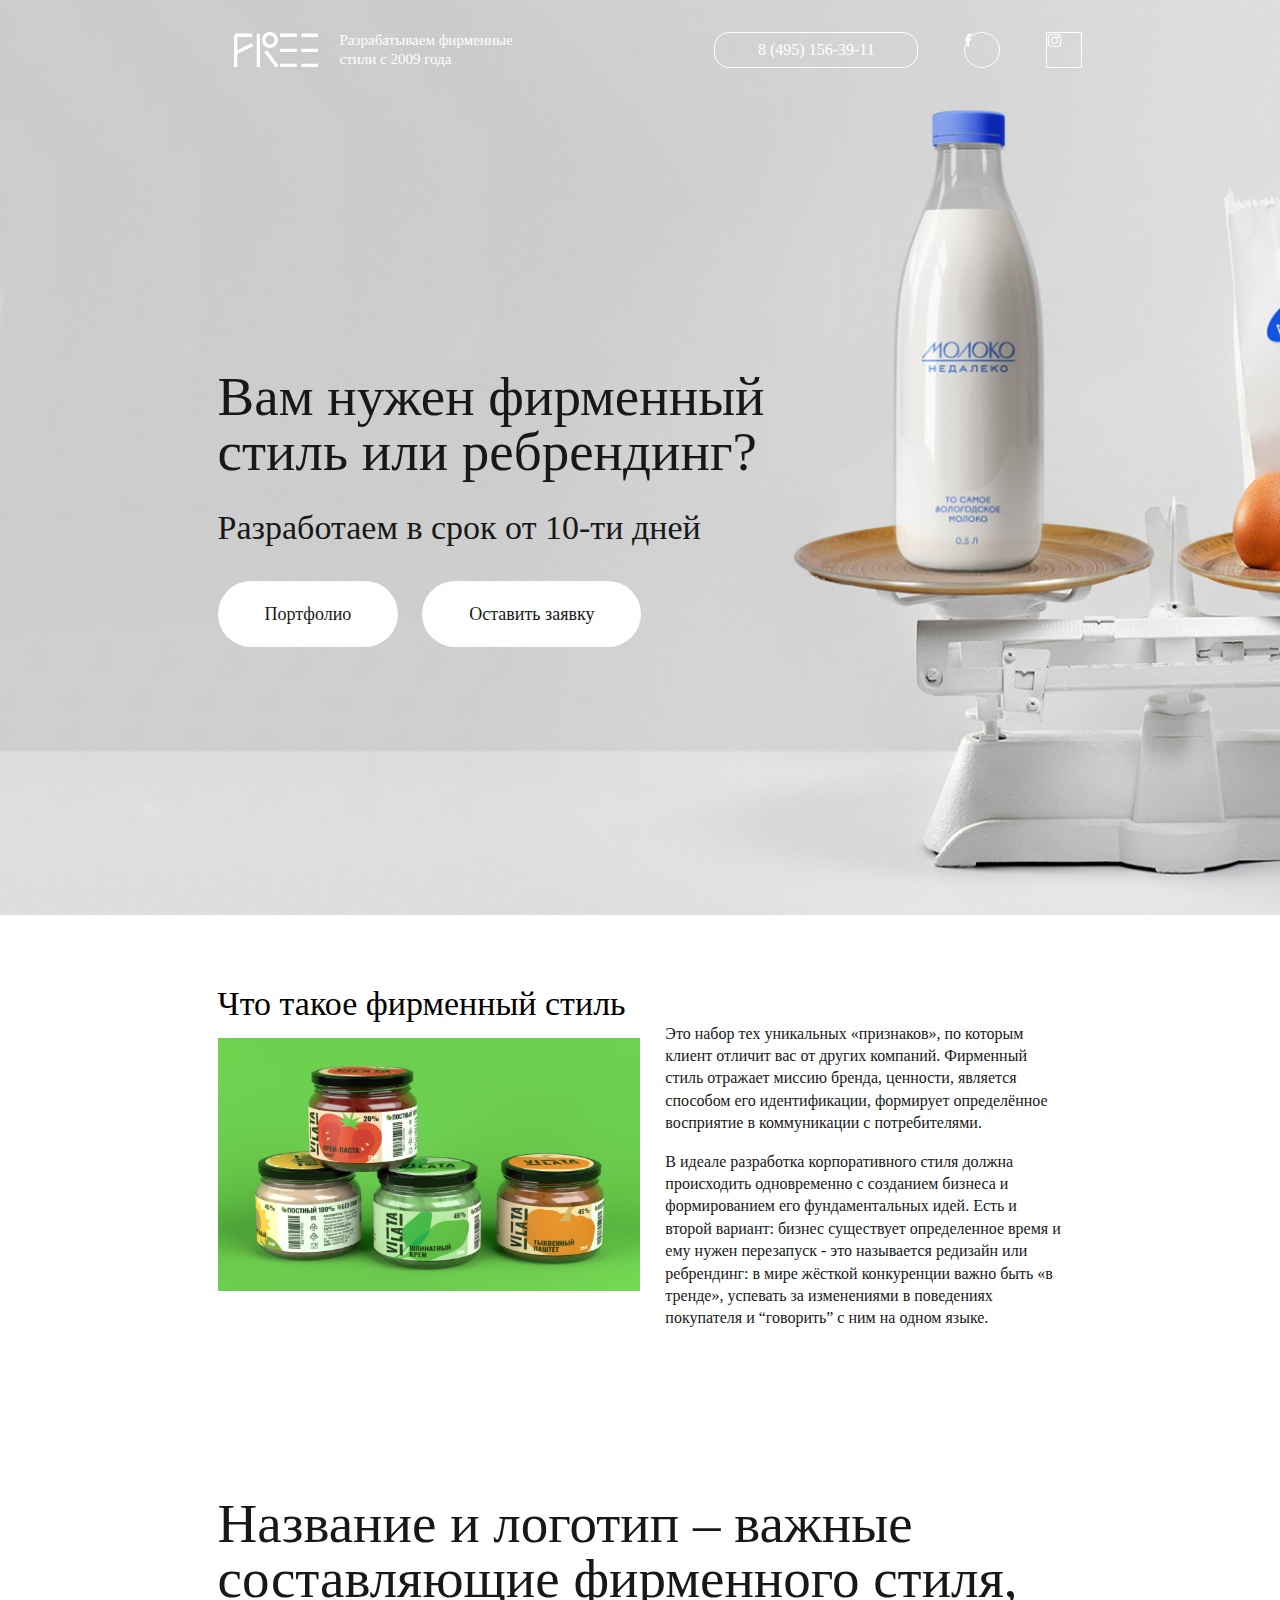
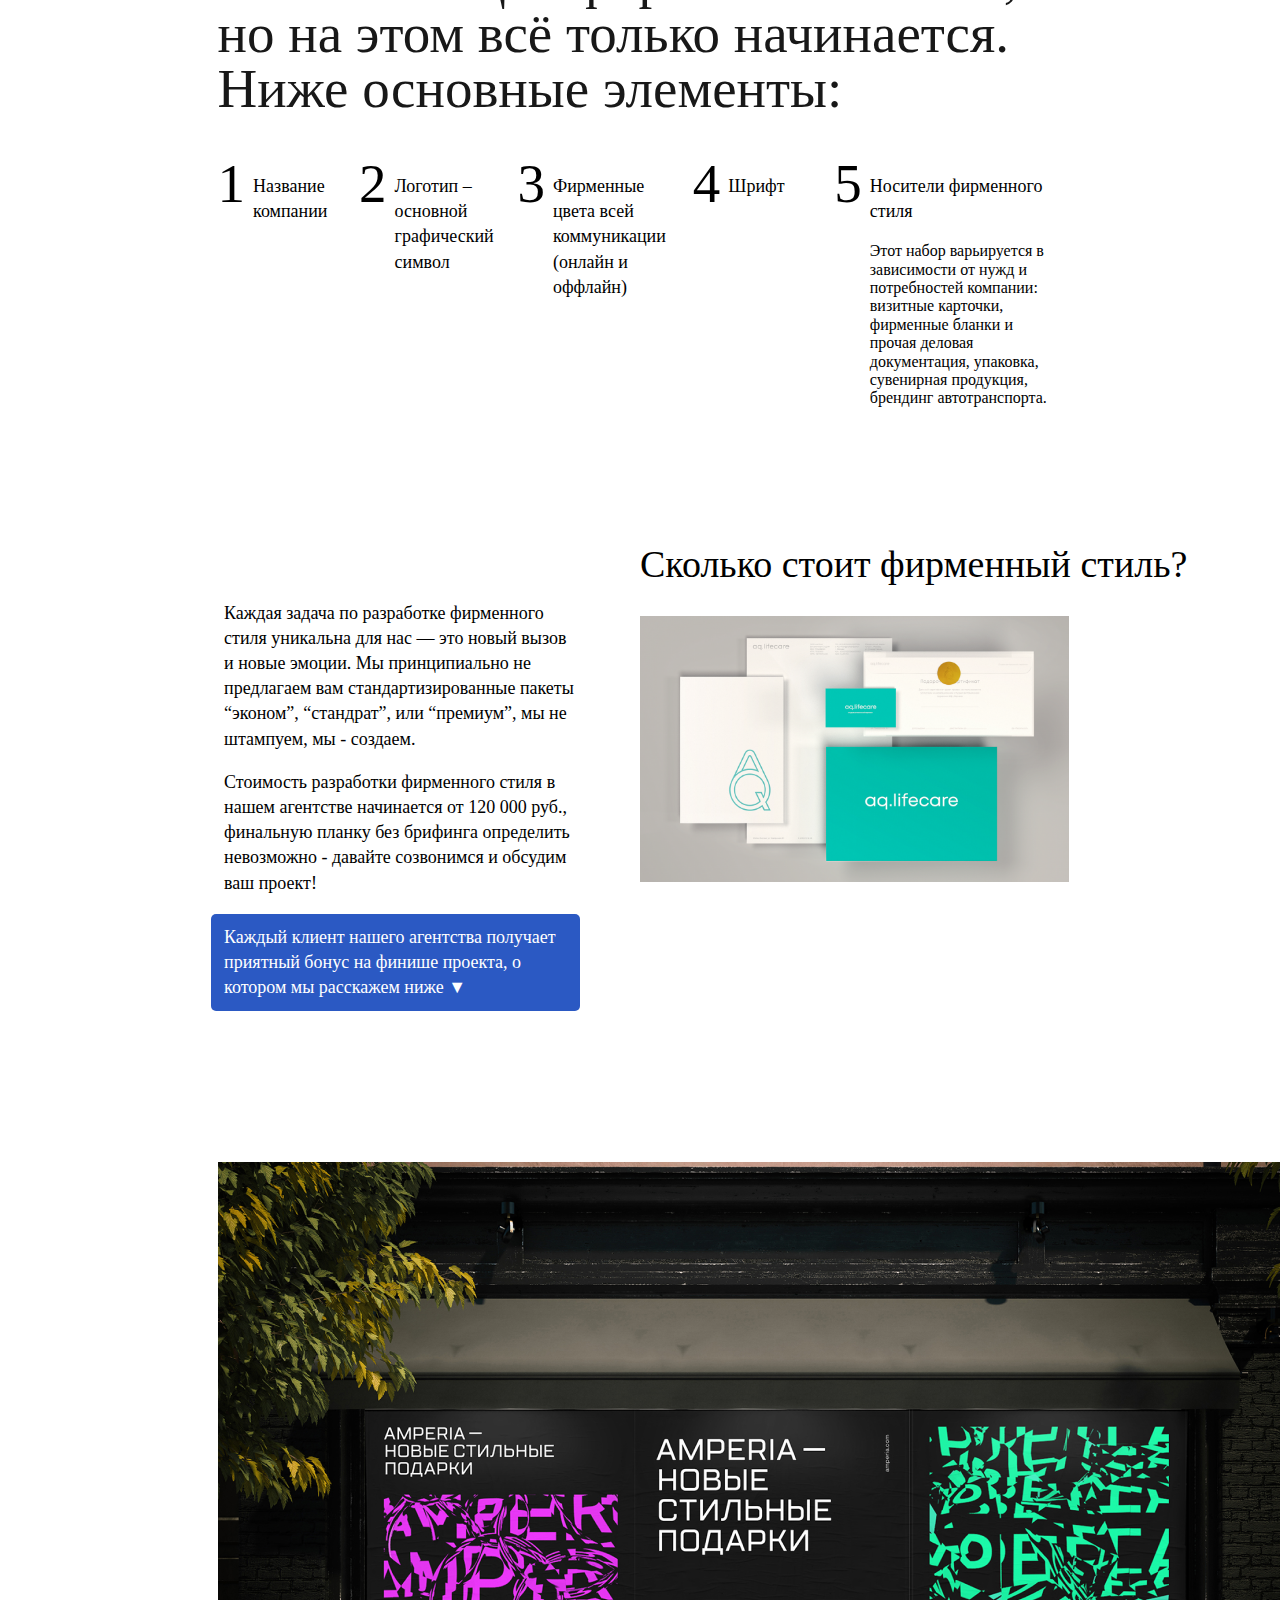
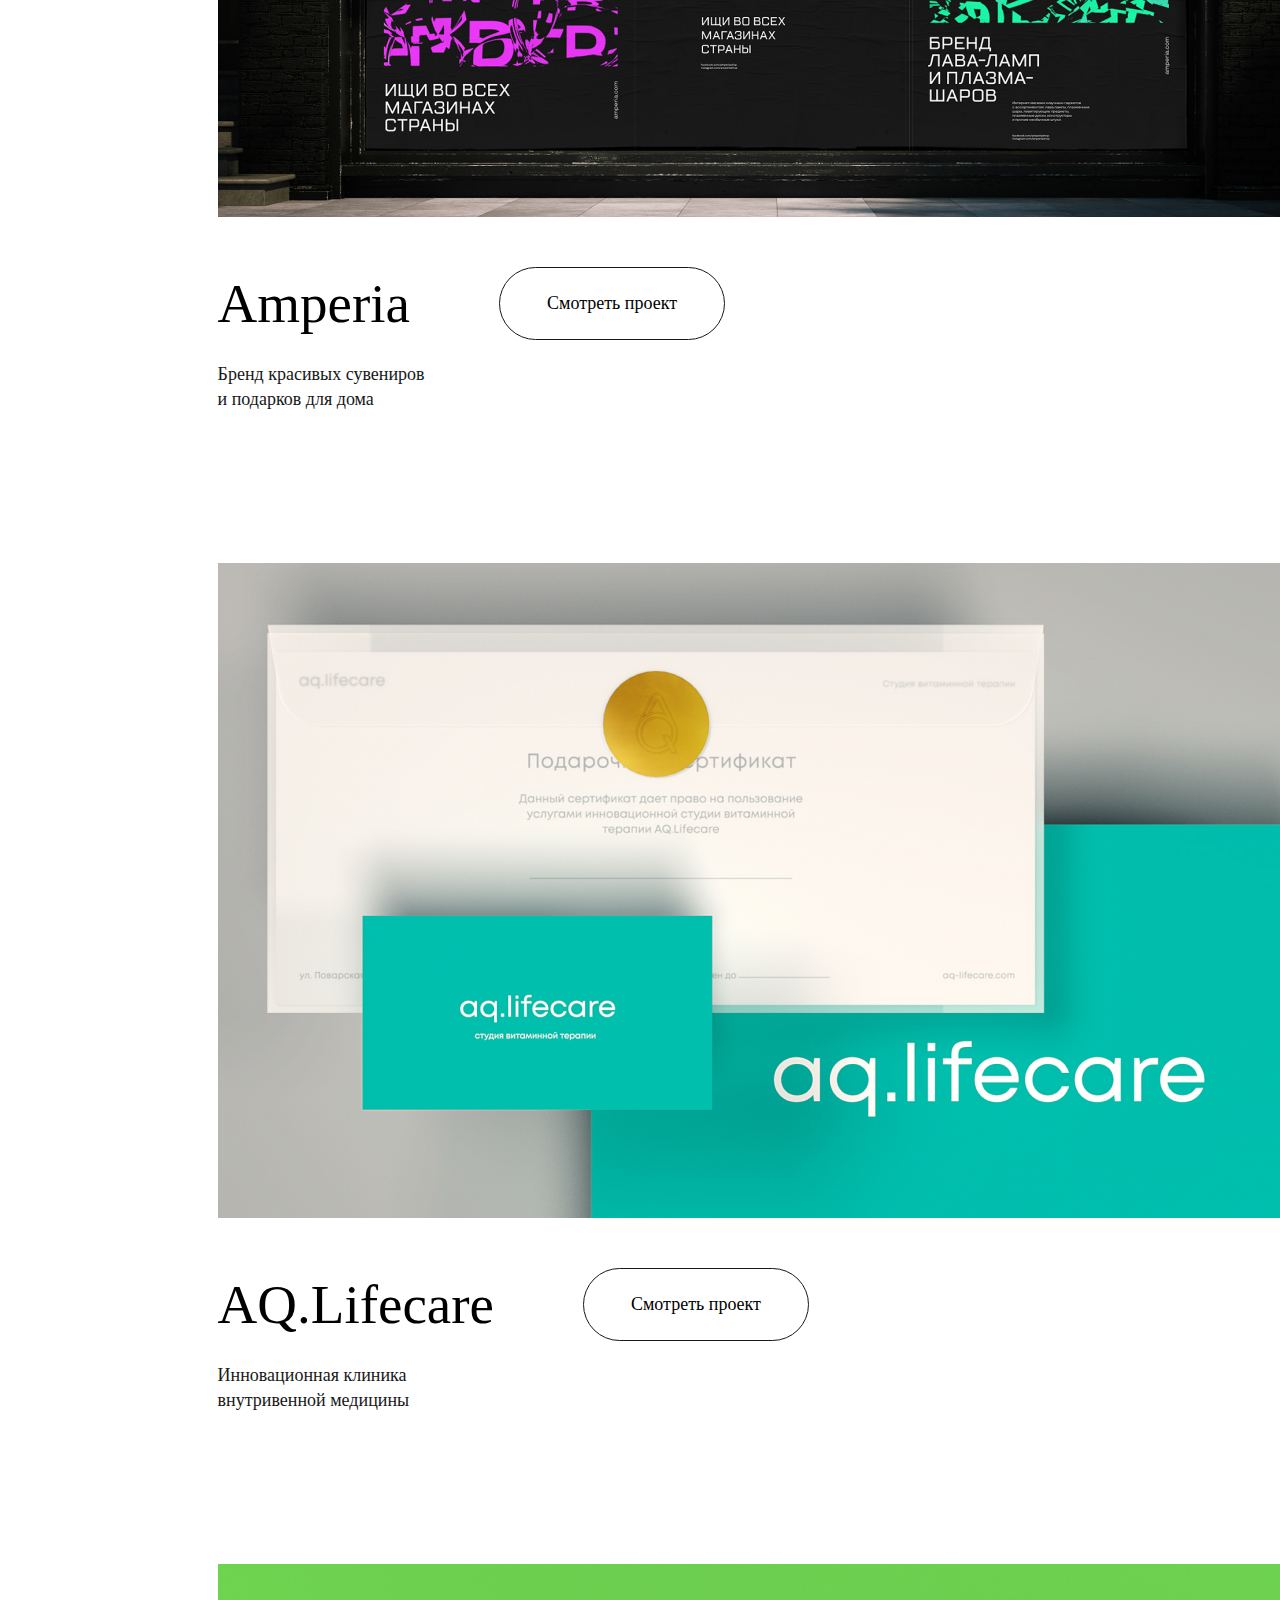
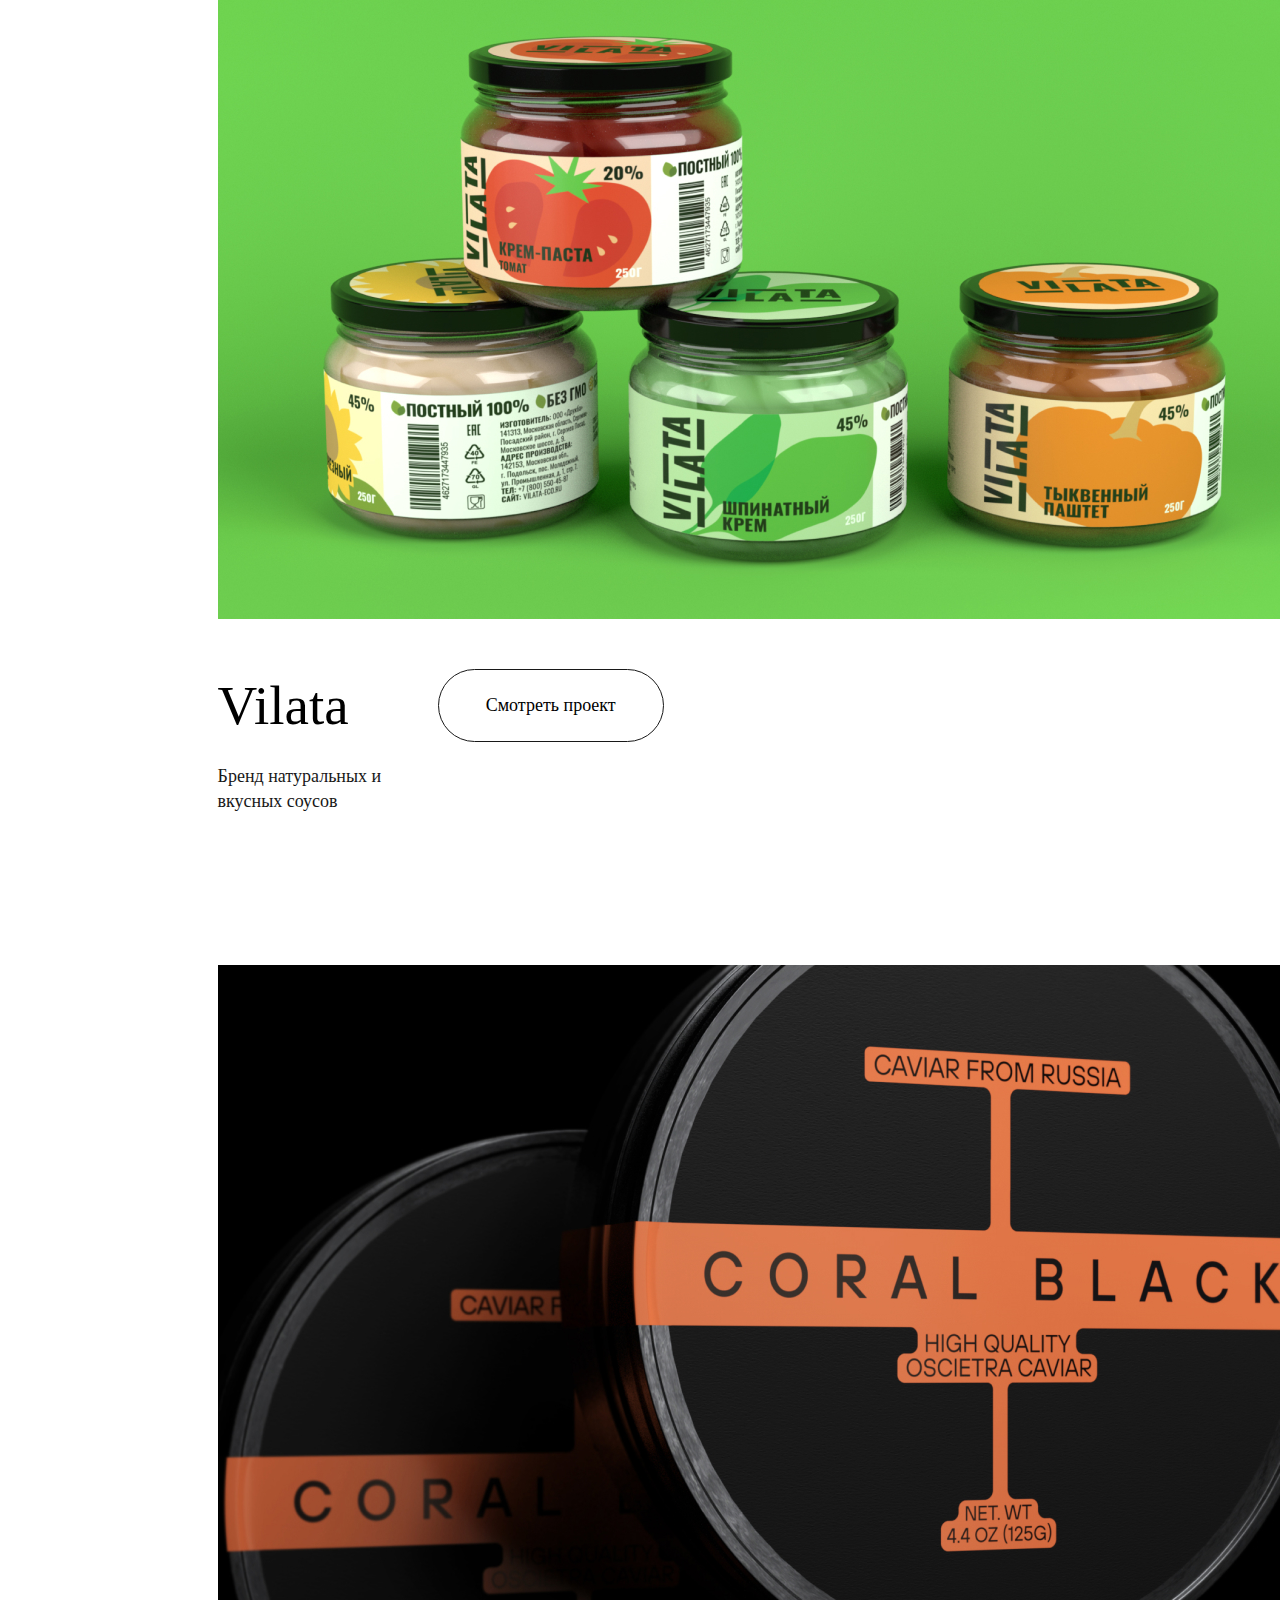
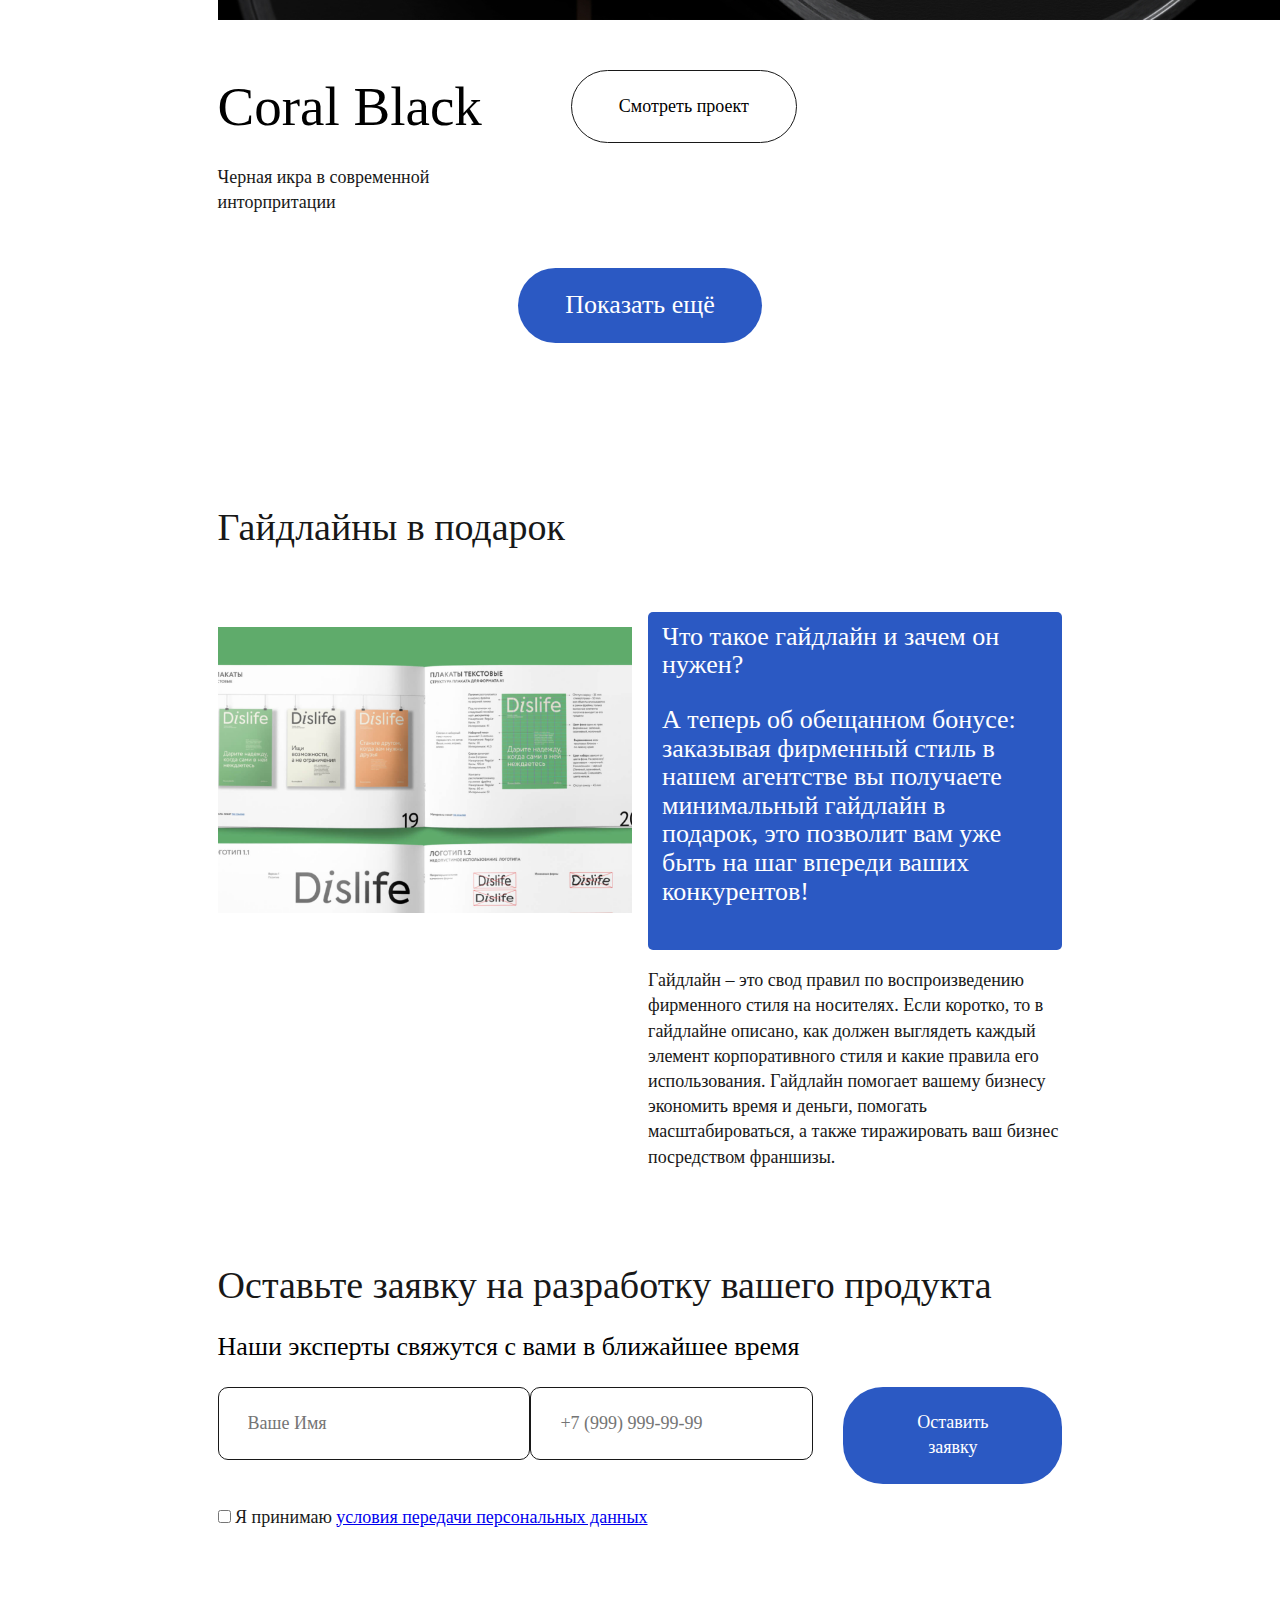
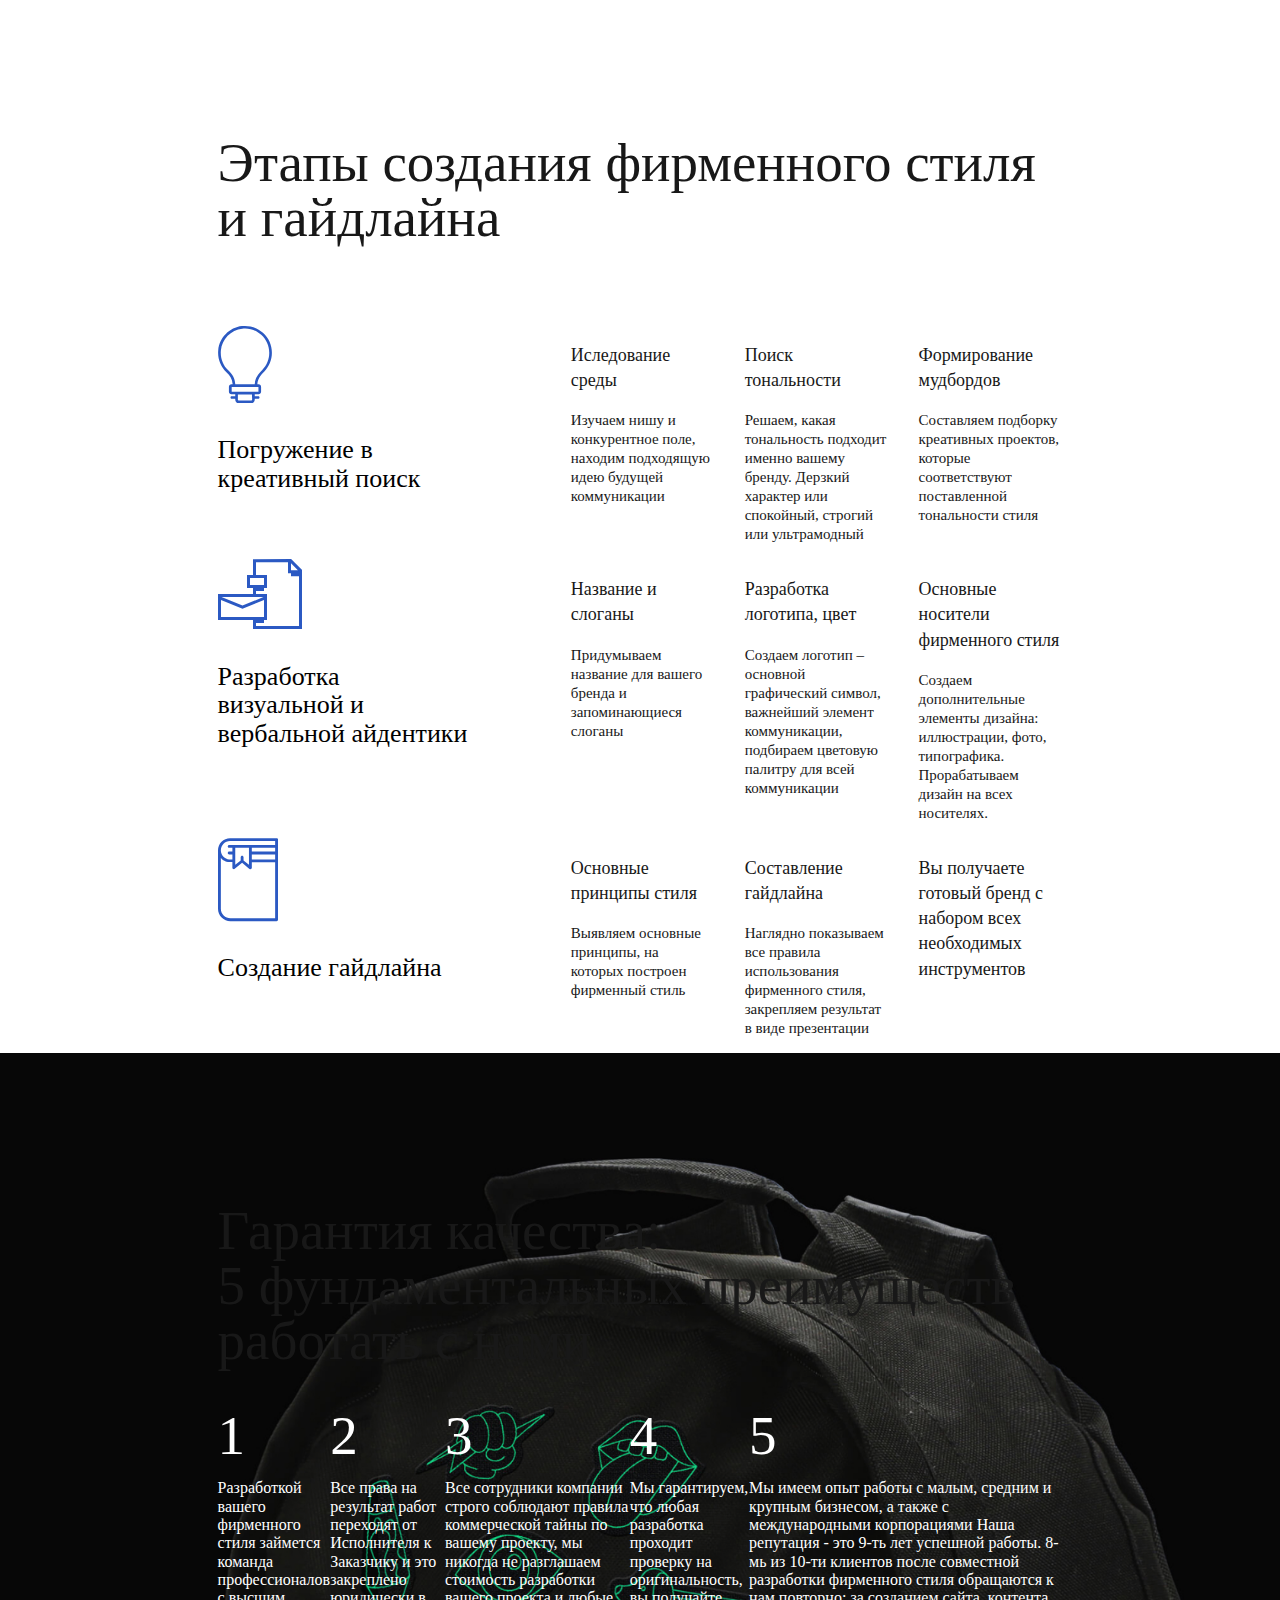
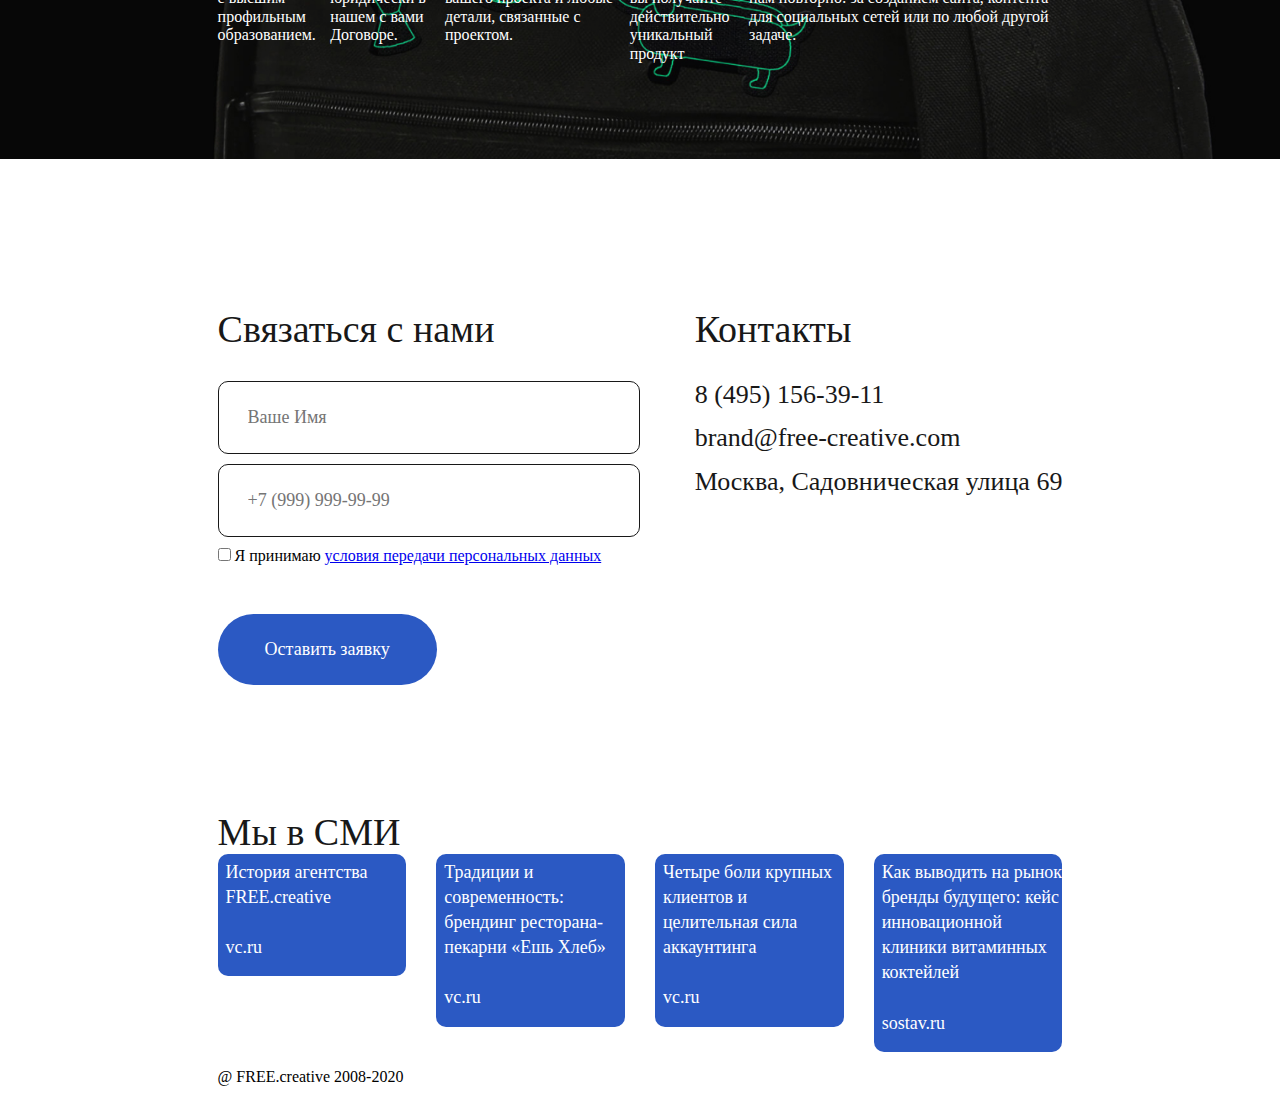
<file: index.html>
<!doctype html>
<html lang="en">
<head>
    <meta charset="UTF-8">
    <meta name="viewport"
          content="width=device-width, user-scalable=no, initial-scale=1.0, maximum-scale=1.0, minimum-scale=1.0">
    <meta http-equiv="X-UA-Compatible" content="ie=edge">
    <title>Free creative</title>
    <link rel="stylesheet" href="css/owl.carousel.css">
    <link rel="stylesheet" href="css/owl.theme.default.css">
    <link rel="stylesheet" href="css/normalize.css">
    <link rel="stylesheet" href="css/style.css">
</head>
<body>
  
<section class="main_block">
    <div class="container">
    
        <header>
            <div class="logo">
                <img src="images/logo.svg" alt="logo" class="site_logo"/>
                <span class="text_logo"
                >Разрабатываем фирменные стили с 2009 года</span>
            </div>
            <div class="header_links">
                <ul>
                    <li><a href="tel:84951563911" class="tel">8 (495) 156-39-11</a></li>
                    <li><a class="facebook" href="#"><img src="images/fb.svg" alt="facebook"/></a></li>
                    <li><a class="instagram" href="#"><img src="images/instagram.svg" alt="instagram" /></a></li>
                </ul>
            </div>
        </header>
        
        <div class="main_information">
            <h1>Вам нужен фирменный стиль или ребрендинг?

            </h1>
            <p class="text_1">Разработаем в срок от 10-ти дней

            </p>
            <div class="main_information_links"><a href="#" target="_blank">Портфолио</a>
                <a href="#" target="_blank">Оставить заявку</a>
            </div>
        </div>
    </div>
</section>
<section class="padd-top">
    <h2 class="container">Что такое фирменный стиль</h2>
    <div class="img-text container">
        <div class="img_green">
            <img src="images/Rectangle_7.png" alt="banks" class="banks" />
        </div>
        <div class="form-style">
            <p class="paragraph">
                Это набор тех уникальных «признаков», по которым клиент
                отличит вас от других компаний. Фирменный стиль отражает
                миссию бренда, ценности, является способом его
                идентификации, формирует определённое восприятие в
                коммуникации с потребителями.
            </p>
            <p>
                В идеале разработка корпоративного стиля должна
                происходить одновременно с созданием бизнеса и
                формированием его фундаментальных идей. Есть и второй
                вариант: бизнес существует определенное время и ему
                нужен перезапуск - это называется редизайн или
                ребрендинг: в мире жёсткой конкуренции важно быть «в
                тренде», успевать за изменениями в поведениях покупателя
                и “говорить” с ним на одном языке.
            </p>
        </div>
    </div>
    <h3 class="container">
        Название и логотип – важные составляющие фирменного стиля, но на
        этом всё только начинается. Ниже основные элементы:
    </h3>
    <div class="basic_elements container">
        <div class="list">
            <span class="numbers">1</span>
            <p class="text_2">Название компании</p>
        </div>
        <div class="list">
            <span class="numbers">2</span>
            <p class="text_2">Логотип – основной графический символ</p>
        </div>
        <div class="list">
            <span class="numbers">3</span>
            <p class="text_2">
                Фирменные цвета всей коммуникации (онлайн и оффлайн)
            </p>
        </div>
        <div class="list">
            <span class="numbers">4</span>
            <p class="text_2">Шрифт</p>
        </div>
        <div class="list">
            <span class="numbers">5</span>
            <div>
                <p class="text_2">Носители фирменного стиля</p>
                <p>
                    Этот набор варьируется в зависимости от нужд и
                    потребностей компании: визитные карточки, фирменные
                    бланки и прочая деловая документация, упаковка,
                    сувенирная продукция, брендинг автотранспорта.
                </p>
            </div>
        </div>
    </div>
    <h4 class="container">Сколько стоит фирменный стиль?</h4>
    <div class="padding-top_3">
        <div class="text_styl">
            <p class="pading_left paragraph">
                Каждая задача по разработке фирменного стиля уникальна
                для нас — это новый вызов и новые эмоции. Мы
                принципиально не предлагаем вам стандартизированные
                пакеты “эконом”, “стандрат”, или “премиум”, мы не
                штампуем, мы - создаем.
            </p>

            <p class="pading_left">
                Стоимость разработки фирменного стиля в нашем агентстве
                начинается от 120 000 руб., финальную планку без
                брифинга определить невозможно - давайте созвонимся и
                обсудим ваш проект!
            </p>

            <p class="Blue">
                Каждый клиент нашего агентства получает приятный бонус
                на финише проекта, о котором мы расскажем ниже
                <a href="#" class="link">▼</a>
            </p>
        </div>
        <div class="img_styl">
            <img src="images/Rectangle20.png" alt="papers" class="banks"/>
        </div>

    </div>
</section>
<section class="container">
    <div class="section_1">
        <img class="w-100" src="images/board.png" alt="black_img" />
    </div>
    <div class="Amperia">
        <span>Amperia</span>
        <a href="#">Смотреть проект</a>
    </div>
    <p class="p_text">
        Бренд красивых сувениров <br />
        и подарков для дома
    </p>
    <div class="section_1">
        <img class="w-100" src="images/lifecare.jpg" alt="lifecare" />
    </div>
    <div class="Amperia">
        <span>AQ.Lifecare</span>
        <a href="#">Смотреть проект</a>
    </div>
    <p class="p_text">
        Инновационная клиника<br />
        внутривенной медицины
    </p>
    <div class="section_1">
        <img class="w-100" src="images/bannks.jpg" alt="Vilata" />
    </div>
    <div class="Amperia">
        <span>Vilata</span>
        <a href="#">Смотреть проект</a>
    </div>
    <p class="p_text">
        Бренд натуральных и<br />
        вкусных соусов
    </p>
    <div class="section_1">
        <img class="w-100" src="images/coral_black.jpg" alt="Coral_Black" />
    </div>
    <div class="Amperia">
        <span>Coral Black</span>
        <a href="#">Смотреть проект</a>
    </div>
    <p class="p_text">
        Черная икра в современной <br />
        инторпритации
    </p>
    <div class="button_yet">
        <a href="#">Показать ещё</a>
    </div>
    <h5>Гайдлайны в подарок</h5>
    <div class="block_text_img">
        <div class="img_padd">
            <img src="images/poster.png" alt="Dislife" class="banks" />
        </div>
        <div class="Hydeline">
            <div class="Blue_text">
                <span class="p_dislif">Что такое гайдлайн и зачем он нужен?</span>

                <p class="p_dislif">
                    А теперь об обещанном бонусе: заказывая фирменный
                    стиль в нашем агентстве вы получаете минимальный
                    гайдлайн в подарок, это позволит вам уже быть на шаг
                    впереди ваших конкурентов!
                </p>
            </div>
            <p class="non_bac">
                Гайдлайн – это свод правил по воспроизведению фирменного
                стиля на носителях. Если коротко, то в гайдлайне
                описано, как должен выглядеть каждый элемент
                корпоративного стиля и какие правила его использования.
                Гайдлайн помогает вашему бизнесу экономить время и
                деньги, помогать масштабироваться, а также тиражировать
                ваш бизнес посредством франшизы.
            </p>
        </div>
    </div>
    <div class="text_form">
        <span class="application">Оставьте заявку на разработку вашего продукта</span>
        <p class="callback">
            Наши эксперты свяжутся с вами в ближайшее время
        </p>
    </div>
    <form action="" method="post" target="blank">
        <div class="send_form">
            <div>
                <label for="lastname">
                    <input class="uzername" id="lastname" name="uzername" type="text" placeholder="Ваше Имя" />
                </label>
            </div>
            <div>
                <label for="lasttelephone">
                    <input class="telephone" id="lasttelephone" name="telephone" type="text"
                        placeholder="+7 (999) 999-99-99" />
                </label>
            </div>
            <button type="submit">Оставить заявку</button>
        </div>
        <div class="checkbox">
            <input type="checkbox" id="scales" name="scales" />
            <span>Я принимаю
                <a href="#">условия передачи персональных данных</a></span>
        </div>
    </form>
</section>
<section class="container">
    <h3>Этапы создания фирменного стиля и гайдлайна</h3>
    <div class="stages">
        <div class="tabl">
            <div class="img_tabl_text">
                <img src="images/bulb.svg" alt="bulb" class="img_tabl" />
                <p class="tabl_text">Погружение в креативный поиск</p>
            </div>
            <div class="text_blok">
                <div class="text_in">
                    <p class="text_p">Иследование среды</p>
                    <p>
                        Изучаем нишу и конкурентное поле, находим
                        подходящую идею будущей коммуникации
                    </p>
                </div>
                <div class="text_in">
                    <p class="text_p">Поиск тональности</p>
                    <p>
                        Решаем, какая тональность подходит именно вашему
                        бренду. Дерзкий характер или спокойный, строгий
                        или ультрамодный
                    </p>
                </div>
                <div class="text_in">
                    <p class="text_p">Формирование мудбордов</p>
                    <p>
                        Составляем подборку креативных проектов, которые
                        соответствуют поставленной тональности стиля
                    </p>
                </div>
            </div>
        </div>
        <div class="tabl">
            <div class="img_tabl_text">
                <img src="images/letter.svg" alt="file" class="img_tabl" />
                <p class="tabl_text">
                    Разработка визуальной и вербальной айдентики
                </p>
            </div>
            <div class="text_blok">
                <div class="text_in">
                    <p class="text_p">Название и слоганы</p>
                    <p>
                        Придумываем название для вашего бренда и
                        запоминающиеся слоганы
                    </p>
                </div>
                <div class="text_in">
                    <p class="text_p">Разработка логотипа, цвет</p>
                    <p>
                        Создаем логотип – основной графический символ,
                        важнейший элемент коммуникации, подбираем
                        цветовую палитру для всей коммуникации
                    </p>
                </div>
                <div class="text_in">
                    <p class="text_p">
                        Основные носители фирменного стиля
                    </p>
                    <p>
                        Создаем дополнительные элементы дизайна:
                        иллюстрации, фото, типографика. Прорабатываем
                        дизайн на всех носителях.
                    </p>
                </div>
            </div>
        </div>
        <div class="tabl">
            <div class="img_tabl_text">
                <img src="images/book.svg" alt="book" class="img_tabl" />
                <p class="tabl_text">Создание гайдлайна</p>
            </div>
            <div class="text_blok">
                <div class="text_in">
                    <p class="text_p">Основные принципы стиля</p>
                    <p>
                        Выявляем основные принципы, на которых построен
                        фирменный стиль
                    </p>
                </div>
                <div class="text_in">
                    <p class="text_p">Составление гайдлайна</p>
                    <p>
                        Наглядно показываем все правила использования
                        фирменного стиля, закрепляем результат в виде
                        презентации
                    </p>
                </div>
                <div class="text_in">
                    <p class="text_p">
                        Вы получаете готовый бренд с набором всех
                        необходимых инструментов
                    </p>
                </div>
            </div>
        </div>
    </div>
</section>
<section class="bg">
    <h3 class="container">
        Гарантия качества: <br />
        5 фундаментальных преимуществ работать с нами
    </h3>
    <div class="basic_elements container">
        <div class="check">
            <span class="numbers">1</span>
            <p class="tex_2">
                Разработкой вашего фирменного стиля займется команда
                профессионалов с высшим профильным образованием.
            </p>
        </div>
        <div class="check">
            <span class="numbers">2</span>
            <p class="tex_2">
                Все права на результат работ переходят от Исполнителя к
                Заказчику и это закреплено юридически в нашем с вами
                Договоре.
            </p>
        </div>
        <div class="check">
            <span class="numbers">3</span>
            <p class="tex_2">
                Все сотрудники компании строго соблюдают правила
                коммерческой тайны по вашему проекту, мы никогда не
                разглашаем стоимость разработки вашего проекта и любые
                детали, связанные с проектом.
            </p>
        </div>
        <div class="check">
            <span class="numbers">4</span>
            <p class="tex_2">
                Мы гарантируем, что любая разработка проходит проверку
                на оригинальность, вы получайте действительно уникальный
                продукт
            </p>
        </div>
        <div class="check">
            <span class="numbers">5</span>
            <div>
                <p class="tex_2">
                    Мы имеем опыт работы с малым, средним и крупным
                    бизнесом, а также с международными корпорациями Наша
                    репутация - это 9-ть лет успешной работы. 8-мь из
                    10-ти клиентов после совместной разработки
                    фирменного стиля обращаются к нам повторно: за
                    созданием сайта, контента для социальных сетей или
                    по любой другой задаче.
                </p>
            </div>
        </div>
    </div>
</section>
<section class="contact_form container">
    <form action="">
        <span class="application mr_bt">Связаться с нами</span>
        <label for="lastname">
            <input class="uzername" id="lastname" name="uzername" type="text" placeholder="Ваше Имя" />
        </label>
        <label for="lasttelephone">
            <input class="telephone" id="lasttelephone" name="telephone" type="text" placeholder="+7 (999) 999-99-99" />
        </label>
        <label for="scales">
            <input type="checkbox" id="scales" name="scales" />
            <span>Я принимаю
                <a href="#">условия передачи персональных данных</a></span>
        </label>
        <button type="submit" class="form_btn">Оставить заявку</button>
    </form>
    <div class="mr_lefr">
        <span class="application mr_bt">Контакты</span>
        <a href="tel:84951563911" class="tel_1">8 (495) 156-39-11</a>
        <a href="mailto:brand@free-creative.com" class="tel_1">brand@free-creative.com</a>
        <a href="https://www.google.com/maps/place/%D0%A1%D0%B0%D0%B4%D0%BE%D0%B2%D0%BD%D0%B8%D1%87%D0%B5%D1%81%D0%BA%D0%B0%D1%8F+%D1%83%D0%BB.,+69,+%D0%9C%D0%BE%D1%81%D0%BA%D0%B2%D0%B0,+%D0%A0%D0%BE%D1%81%D1%81%D0%B8%D1%8F,+115035/@55.7371312,37.6402369,17z/data=!3m1!4b1!4m5!3m4!1s0x46b54ae3c8a3d177:0x5bfbe1a4fcffeefa!8m2!3d55.7371312!4d37.6424256?hl=ru"
            class="tel_1">
            Москва, Садовническая улица 69
        </a>
    </div>
</section>
<section class="container">
    <span class="application">Мы в СМИ</span>
    <div class="smi_block">
        <div class="smi">
            <p>История агентства FREE.creative</p>
            <a href="vc.ru">vc.ru</a>
        </div>
        <div class="smi">
            <p>
                Традиции и современность: брендинг ресторана-пекарни
                «Ешь Хлеб»
            </p>
            <a href="vc.ru">vc.ru</a>
        </div>
        <div class="smi">
            <p>
                Четыре боли крупных клиентов и целительная сила
                аккаунтинга
            </p>
            <a href="vc.ru">vc.ru</a>
        </div>
        <div class="smi">
            <p>
                Как выводить на рынок бренды будущего: кейс
                инновационной клиники витаминных коктейлей
            </p>
            <a href="sostav.ru">sostav.ru</a>
        </div>
        <p class="site_dates">

            @ FREE.creative 2008-2020

        </p>
    </div>
</section>

<footer>
</footer>

<script src="https://code.jquery.com/jquery-3.6.0.min.js"
    integrity="sha256-/xUj+3OJU5yExlq6GSYGSHk7tPXikynS7ogEvDej/m4=" crossorigin="anonymous">
    </script>
<script src="js/owl.carousel.js"></script>
<script src="js/scripts.js"></script>

</body>
</html>
</file>
<file: css/style.css>
@font-face {
  font-family: "20 Kopeek";

  font-weight: normal;
  font-style: normal;
  font-display: swap;
}

body {
  font-family: "20 Kopeek Book";
}

.main_block {
  width: 100%;
  background: url(../images/011.png);
  background-size: cover;
}

.container {
  max-width: 66%;
  margin: auto;
}

header {
  display: flex;
  justify-content: space-between;
  align-items: center;
  padding: 16px;
  z-index: 2;
}

.logo {
  display: flex;
  align-items: center;
}

.site_logo {
  margin-right: 22px;
}

.text_logo {
  width: 193px;
  font-style: normal;
  font-weight: normal;
  font-size: 15px;
  line-height: 19px;
  color: #fff;
}

.header_links ul {
  width: 332px;
  list-style: none;
  display: flex;
  justify-content: space-between;
}

.tel {
  text-decoration: none;
  font-size: 16px;
  line-height: 140%;
  color: #fff;
  border: 1px solid #ffffff;
  box-sizing: border-box;
  border-radius: 15px;
  width: 204px;
  height: 36px;
  display: flex;
  justify-content: center;
  align-items: center;
}

.facebook {
  width: 36px;
  height: 36px;
  box-sizing: border-box;
  justify-content: center;
  align-items: center;
  border: 1px solid #ffffff;
  border-radius: 18px;
  display: inline-block;
  justify-content: center;
  align-items: center;
}
.instagram {
  position: absolute;
  width: 36px;
  height: 36px;
  border: 1px solid #ffffff;
  box-sizing: border-box;
  justify-content: center;
  align-items: center;
}

.main_information {
  width: 560px;
  margin-top: 269px;
}

h1 {
  font-size: 55px;
  line-height: 100%;
  color: #181818;
  font-weight: 300;
  margin: 0;
}

.text_1 {
  margin-top: 30px;
  font-size: 34px;
  line-height: 110%;
  color: #181818;
  width: 528px;
  height: 28px;
}

.main_information_links {
  margin-top: 65px;
  padding-bottom: 32vh;
}

.main_information_links a {
  font-size: 18px;
  line-height: 140%;
  color: #181818;
  text-decoration: none;
  background-color: #fff;
  padding: 23px 47px;
  border-radius: 40px;
  margin-right: 20px;
}

.padd-top {
  padding-top: 70px;
}

.img-text {
  width: 100%;
  display: flex;
  justify-content: space-between;
}

h2 {
  font-style: normal;
  font-weight: normal;
  font-size: 34px;
  line-height: 110%;
}

.img_green {
  width: 50%;
}

.banks {
  width: 100%;
  padding-top: 15px;
}

.form-style {
  width: 47%;
  font-style: normal;
  font-weight: normal;
  font-size: 16px;
  line-height: 140%;
  color: #181818;
}

.paragraph {
  margin: 0;
}

.basic_elements {
  display: flex;
  justify-content: space-between;
}

h3 {
  padding-top: 150px;
  padding-bottom: 40px;
  font-style: normal;
  font-weight: normal;
  font-size: 55px;
  line-height: 100%;
  margin-bottom: 40px;
  color: #181818;
}

.numbers {
  font-style: normal;
  font-weight: 400px;
  font-size: 55px;
  line-height: 100%;
  padding-right: 8px;
}

.text_2 {
  font-style: normal;
  font-weight: 400px;
  font-size: 18px;
  line-height: 140%;
}

.list {
  display: flex;
}

.list:nth-child(1) {
  width: 11%;
}

.list:nth-child(2) {
  width: 13%;
}

.list:nth-child(3) {
  width: 15%;
}

.list:nth-child(4) {
  width: 11%;
}

.list:nth-child(5) {
  width: 27%;
}

.padding-top_3 {
  width: calc(66% + 13px);
  margin: auto;
  display: flex;
  justify-content: space-between;
}

.pading_left {
  padding-left: 13px;
}

h4 {
  font-style: normal;
  font-weight: normal;
  font-size: 38px;
  line-height: 110%;
  padding: 120px 0 15px 50%;
  margin: 0;
}

.img_styl {
  width: 50%;
}

.text_styl {
  width: 43%;
  font-style: normal;
  font-weight: normal;
  font-size: 18px;
  line-height: 140%;
}

.Blue {
  padding: 11px 7px 11px 13px;
  color: #fff;
  background: #2b59c3;
  border-radius: 5px;
}

.link {
  color: #fff;
  text-decoration: none;
}
.section_1 {
  max-width: 100%;
  padding-top: 133px;
}

.Amperia {
  padding-top: 45px;
  display: flex;
  align-items: center;
}

.Amperia span {
  font-style: normal;
  font-weight: normal;
  font-size: 55px;
  line-height: 100%;
  margin-right: 89px;
}

.Amperia a {
  font-style: normal;
  font-weight: normal;
  font-size: 18px;
  line-height: 140%;
  color: black;
  text-decoration: none;
  border: #181818 solid 1px;
  padding: 23px 47px;
  border-radius: 48px;
  box-sizing: border-box;
}

.p_text {
  padding-top: 4px;
  font-style: normal;
  font-weight: normal;
  font-size: 18px;
  line-height: 140%;
  color: #181818;
}

.button_yet {
  margin-top: 53px;
  display: flex;
  justify-content: center;
}

.button_yet a {
  text-decoration: none;
  font-style: normal;
  font-weight: normal;
  font-size: 26px;
  color: #fff;
  line-height: 110%;
  background: #2b59c3;
  border-radius: 40px;
  flex-direction: row;
  padding: 23px 47px;
}

h5 {
  padding-top: 100px;
  font-style: normal;
  font-weight: normal;
  font-size: 38px;
  line-height: 110%;
  color: #181818;
}

.block_text_img {
  width: 100%;
  display: flex;
  justify-content: space-between;
}

.img_padd {
  width: 50%;
}

.Hydeline {
  width: 50%;
  margin-left: 16px;
}

.Blue_text {
  padding: 11px 39px 18px 14px;
  background: #2b59c3;
  border-radius: 5px;
}

.p_dislif {
  font-style: normal;
  font-weight: normal;
  font-size: 26px;
  line-height: 110%;
  color: #fff;
}

.non_bac {
  font-style: normal;
  font-weight: normal;
  font-size: 18px;
  line-height: 140%;
  color: #181818;
}

.blanck_form {
  width: 100%;
  display: flex;
  justify-content: space-around;
  align-items: flex-start;
}

.text_form {
  padding-top: 77px;
}

.application {
  font-style: normal;
  font-weight: normal;
  font-size: 38px;
  line-height: 110%;
  color: #181818;
}

.callback {
  font-style: normal;
  font-weight: normal;
  font-size: 26px;
  line-height: 110%;
}

.send_form {
  width: 100%;
  display: flex;
  margin-bottom: 21px;
}

.uzername {
  font-style: normal;
  font-weight: normal;
  font-size: 18px;
  line-height: 140%;
  color: #868686;
  padding: 23px 29px;
  border: 1px solid #181818;
  border-radius: 10px;
  margin-right: 30px;
}

.telephone {
  font-style: normal;
  font-weight: normal;
  font-size: 18px;
  line-height: 140%;
  padding: 23px 29px 23px 29px;
  color: #868686;
  border: 1px solid #181818;
  border-radius: 10px;
}

button {
  font-style: normal;
  font-weight: normal;
  font-size: 18px;
  line-height: 140%;
  border: 0;
  color: #fff;
  padding: 23px 47px;
  margin-left: 30px;
  background: #2b59c3;
  border-radius: 40px;
}

.checkbox {
  font-style: normal;
  font-weight: normal;
  font-size: 18px;
  line-height: 140%;
  color: #181818;
}

.tabl {
  display: flex;
  justify-content: space-between;
}

.img_tabl_text {
  width: 34%;
  padding-right: 100px;
  font-style: normal;
  font-weight: normal;
  font-size: 26px;
  line-height: 110%;
}

.text_blok {
  width: 66%;
  display: grid;
  grid-template-columns: repeat(3, 1fr);
  grid-column-gap: 30px;
}

.text_in {
  font-style: normal;
  font-weight: normal;
  font-size: 15px;
  line-height: 19px;
  color: #181818;
}

.text_p {
  font-style: normal;
  font-weight: normal;
  font-size: 18px;
  line-height: 140%;
  color: #181818;
}

.bg {
  width: 100%;
  background: url(../images/bg.png);
  background-size: cover;
  color: #fff;
  padding-bottom: 80px;
}

.advantage h3 {
  padding-top: 282px;
}

.contact_form {
  padding-top: 150px;
  display: flex;
  justify-content: space-between;
}

.contact_form input {
  display: block;
}

.contact_form form {
  width: 50%;
}

#lastname,
#lasttelephone {
  width: 100%;
  margin-bottom: 10px;
  box-sizing: border-box;
}

#scales {
  display: inline;
}

.form_btn {
  display: block;
  margin-top: 48px;
  margin-bottom: 127px;
  margin-left: 0;
}

.application {
  display: block;
}

.mr_bt {
  margin-bottom: 30px;
}

.tel_1 {
  display: block;
  text-decoration: none;
  font-style: normal;
  font-weight: normal;
  font-size: 26px;
  line-height: 110%;
  color: #181818;
  margin-bottom: 15px;
}

.smi_block {
  display: grid;
  grid-template-columns: repeat(4, 1fr);
  grid-column-gap: 30px;
}

.smi {
  height: fit-content;
  background: #2b59c3;
  border-radius: 10px;
  padding: 6px 0 16px 8px;
}

.smi p {
  margin: 0;
  padding-bottom: 25px;
  font-style: normal;
  font-weight: normal;
  font-size: 18px;
  line-height: 140%;
  color: #fff;
}

.smi a {
  font-style: normal;
  font-weight: normal;
  font-size: 18px;
  line-height: 140%;
  color: #fff;
  text-decoration: none;
}

.site_dates {
}

.ui-accordion .ui-accordion-header {
  background-color: #fce7f2;
  border: none;
  border-radius: 8;
  color: #2b59c3;
  font-size: 28px;
}
</file>
